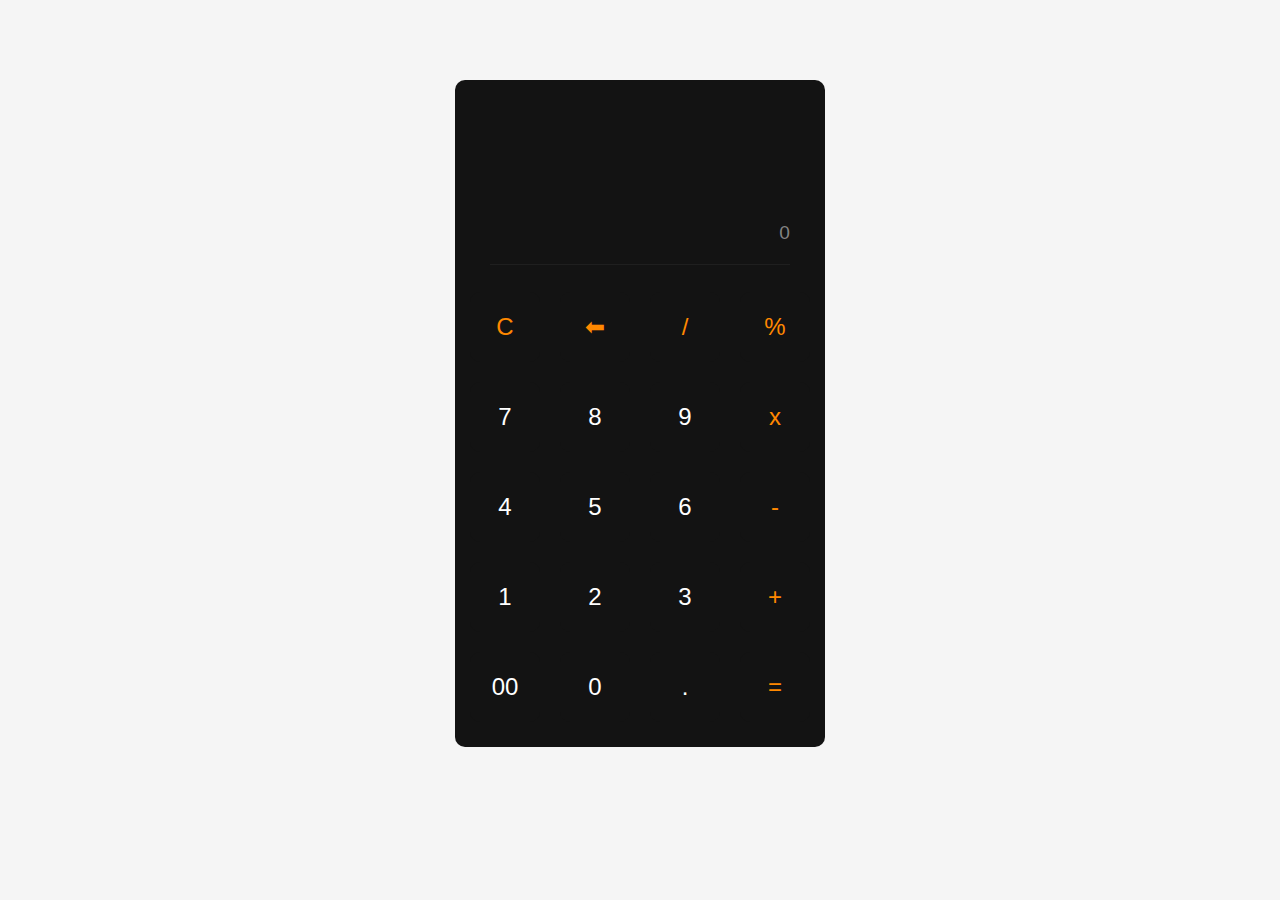
<file: calculator/index.html>
<!DOCTYPE html>
<html lang="en">
    <head>
        <meta charset="UTF-8" />
        <meta http-equiv="X-UA-Compatible" content="IE=edge" />
        <meta name="viewport" content="width=device-width, initial-scale=1.0" />
        <title>Calcualtor :: By Karan Kumar</title>
        <link rel="stylesheet" href="style.css" />
        <script src="script.js" defer></script>
    </head>

    <body>
        <div class="container">
            <section id="Display-area">
                <div class="currentInput"></div>
                <div class="answerScreen">0</div>
            </section>
            <section class="keypad-btns">
                <button type="button" class="fun_btn" id="clear" value="">
                    C
                </button>
                <button type="button" class="fun_btn" id="erase" value="">
                    &#11013;
                </button>
                <button type="button" class="fun_btn" value="/">/</button>
                <button type="button" class="fun_btn" value="%">%</button>
                <button type="button" class="num_btn" value="7">7</button>
                <button type="button" class="num_btn" value="8">8</button>
                <button type="button" class="num_btn" value="9">9</button>
                <button type="button" class="fun_btn" value="*">x</button>
                <button type="button" class="num_btn" value="4">4</button>
                <button type="button" class="num_btn" value="5">5</button>
                <button type="button" class="num_btn" value="6">6</button>
                <button type="button" class="fun_btn" value="-">-</button>
                <button type="button" class="num_btn" value="1">1</button>
                <button type="button" class="num_btn" value="2">2</button>
                <button type="button" class="num_btn" value="3">3</button>
                <button type="button" class="fun_btn" value="+">+</button>
                <button type="button" class="num_btn" value="00">00</button>
                <button type="button" class="num_btn" value="0">0</button>
                <button type="button" class="num_btn" value=".">.</button>
                <button type="button" class="fun_btn" id="evaluate" value="">
                    =
                </button>
            </section>
        </div>
    </body>
</html>
</file>
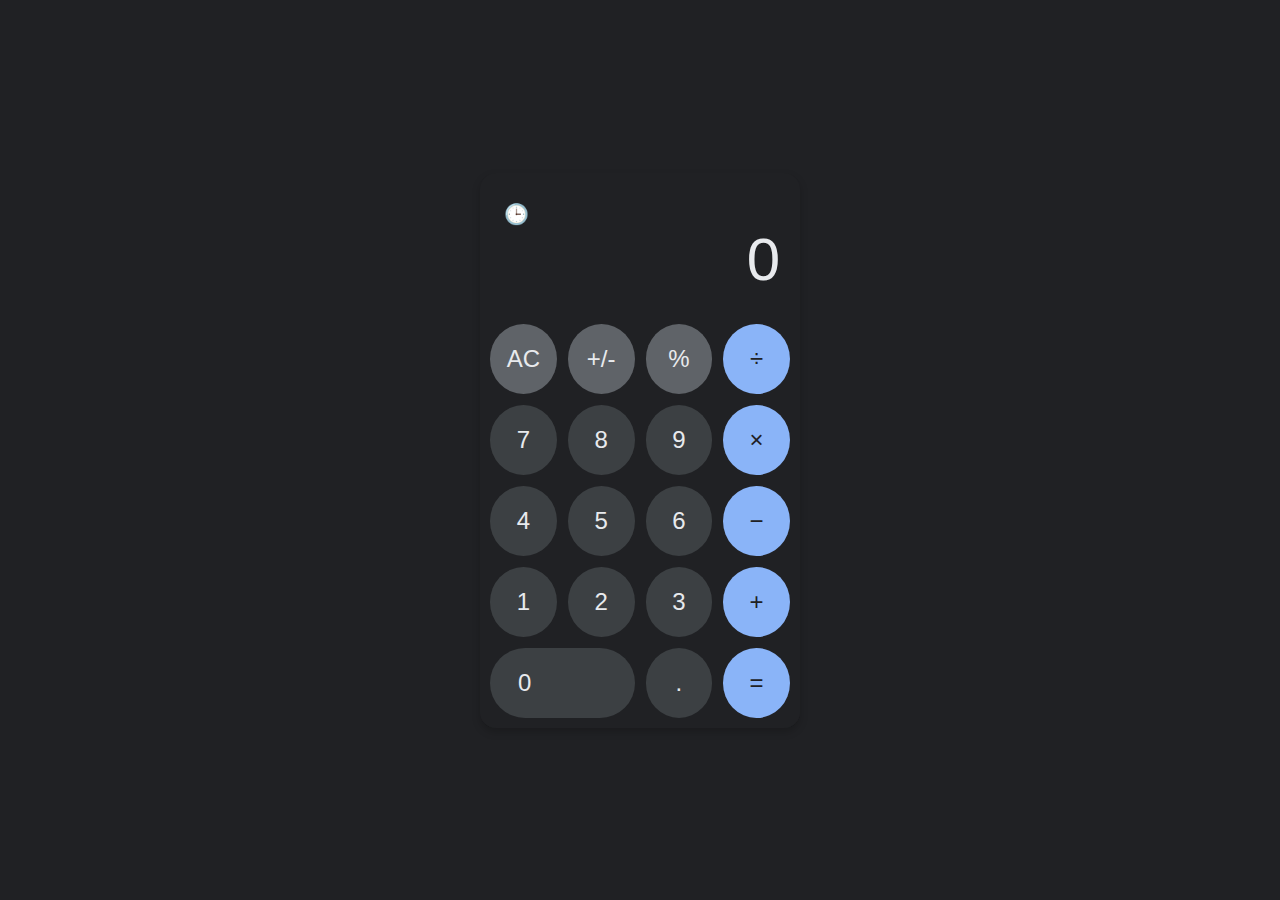
<file: hesapmakinesi/index.html>
<!DOCTYPE html>
<html lang="tr">
<head>
    <meta charset="UTF-8">
    <meta name="viewport" content="width=device-width, initial-scale=1.0">
    <title>Hesap Makinesi</title>
    <link rel="stylesheet" href="style.css">
</head>
<body>

        <div class="calculator">
            <div class="calculator-screen">
                <button class="history-toggle" title="Geçmişi Göster/Gizle">🕒</button>
                <div class="calculator-history"></div>
                <div class="calculator-display">0</div>
            </div>

            <div class="calculator-keys">
                <button class="key--operator" data-action="clear">AC</button>
                <button class="key--operator" data-action="negate">+/-</button>
                <button class="key--operator" data-action="percent">%</button>
                <button class="key--operator" data-action="divide">&divide;</button>

                <button>7</button>
                <button>8</button>
                <button>9</button>
                <button class="key--operator" data-action="multiply">&times;</button>

                <button>4</button>
                <button>5</button>
                <button>6</button>
                <button class="key--operator" data-action="subtract">&minus;</button>

                <button>1</button>
                <button>2</button>
                <button>3</button>
                <button class="key--operator" data-action="add">+</button>

                <button class="key--zero">0</button>
                <button data-action="decimal">.</button>
                <button class="key--operator" data-action="calculate">=</button>
            </div>
        </div>

    <div class="modal-overlay hidden">
        <div class="history-panel">
            <button class="close-history-panel" title="Kapat">&times;</button>
            <h3>Hesaplama Geçmişi</h3>
            <div class="history-log"></div>
            <button class="clear-history">Geçmişi Temizle</button>
        </div>
    </div>

    <script src="script.js"></script>
</body>
</html>
</file>
<file: calculator/style.css>
* {
    font-family: "Segoe UI", Tahoma, Geneva, Verdana, sans-serif;
}

body {
    background-color: #f5f5f5;
    min-height: 90vh;
    display: flex;
    justify-content: center;
    align-items: center;
}

.container {
    background-color: #131313;
    max-width: 300px;
    height: auto;
    display: flex;
    flex-direction: column;
    justify-content: center;
    align-items: center;
    padding: 25px 35px;
    border-radius: 10px;
    user-select: none;
}

#Display-area {
    width: 100%;
    margin: 3vh 0;
    display: grid;
    grid-template-columns: 100%;
    grid-template-rows: repeat(2, minmax(40px, auto));
    word-wrap: break-word;
    padding-bottom: 20px;
    border-bottom: 1px rgba(128, 128, 128, 0.116) solid;
}

#Display-area .currentInput {
    /* display: flex; */
    text-align: right;
    height: 8vh;
    color: white;
    font-size: xx-large;
    line-height: 2;
    word-wrap: break-word;
}

#Display-area .answerScreen {
    text-align: right;
    color: rgba(150, 150, 150, 0.87);
    height: 7px;
    line-height: 3;
    font-size: larger;
}

.keypad-btns {
    display: grid;
    grid: repeat(5, 70px) / repeat(4, 70px);
    grid-row-gap: 20px;
    grid-column-gap: 20px;
}

.keypad-btns button {
    outline: none;
    border: none;
    border-radius: 10px;
    background-color: #131313;
    color: white;
    font-size: x-large;
}

.keypad-btns .fun_btn {
    color: #ff8800;
}

.num_btn:hover,.fun_btn:hover {
    background-color: rgba(29, 29, 29, 0.979);
}

@media only screen and (max-width: 600px) {
    body {
        background-color: #131313;
        align-items: flex-start;
    }
}
</file>
<file: hesapmakinesi/style.css>
html {
    font-size: 62.5%;
    box-sizing: border-box;
}

*, *::before, *::after {
    box-sizing: inherit;
}

body {
    font-family: Arial, sans-serif;
    margin: 0;
    display: flex;
    justify-content: center;
    align-items: center;
    min-height: 100vh;
    background-color: #202124;
}

.calculator {
    width: 100%;
    max-width: 320px;
    border-radius: 16px;
    overflow: hidden;
    background-color: #202124;
    box-shadow: 0 4px 8px rgba(0, 0, 0, 0.2);
}

.calculator-screen {
    padding: 2rem 2rem 1rem;
    position: relative; /* For positioning the toggle button */
}

.calculator-history {
    min-height: 32px; /* İçerik yokken bile yer kaplaması için */
    color: #9aa0a6;
    font-size: 2rem;
    text-align: right;
    overflow-x: auto;
    white-space: nowrap;
    padding-right: 0.5rem; /* Ekranla hizalamak için küçük ayar */
}

.calculator-display {
    background-color: #202124;
    color: #e8eaed;
    font-size: 6rem;
    text-align: right;
    width: 100%;
    overflow-x: auto;
    white-space: nowrap;
    font-weight: 300;
    padding-bottom: 1rem;
}

.calculator-keys {
    display: grid;
    grid-template-columns: repeat(4, 1fr);
    gap: 1px;
    background-color: #202124;
    padding: 0.5rem;
}

button {
    height: 70px;
    border-radius: 50%;
    border: none;
    font-size: 2.4rem;
    color: #e8eaed;
    background-color: #3c4043;
    margin: 0.5rem;
    cursor: pointer;
    outline: none;
    display: flex;
    justify-content: center;
    align-items: center;
    transition: background-color 0.2s;
}

button:hover {
    background-color: #4a4e52;
}

button:active {
    background-color: #5e6368;
}

.key--operator {
    background-color: #8ab4f8;
    color: #202124;
}

.key--operator:hover {
    background-color: #a3c5f9;
}

.key--operator:active {
    background-color: #5e97f6;
}

.key--operator[data-action="clear"],
.key--operator[data-action="negate"],
.key--operator[data-action="percent"] {
    background-color: #5f6368;
    color: #e8eaed;
}

.key--operator[data-action="clear"]:hover,
.key--operator[data-action="negate"]:hover,
.key--operator[data-action="percent"]:hover {
    background-color: #70757a;
}

.key--operator[data-action="calculate"] {
    background-color: #8ab4f8;
    color: #202124;
}

.key--zero {
    grid-column: span 2;
    border-radius: 35px; /* height / 2 */
    justify-content: flex-start;
    padding-left: 28px;
}

.history-toggle {
    position: absolute;
    top: 2.5rem;
    left: 2rem;
    /* override default button styles */
    height: 32px;
    width: 32px;
    border-radius: 50%;
    background-color: transparent;
    border: none;
    color: #9aa0a6;
    font-size: 2rem;
    margin: 0;
    padding: 0;
    display: flex;
    align-items: center;
    justify-content: center;
}

.history-toggle:hover {
    background-color: #3c4043; /* a subtle hover effect */
    color: #e8eaed;
}

.history-toggle:active {
    background-color: #4a4e52;
}

.modal-overlay {
    position: fixed;
    top: 0;
    left: 0;
    width: 100%;
    height: 100%;
    background-color: rgba(0, 0, 0, 0.6);
    display: flex;
    justify-content: center;
    align-items: center;
    z-index: 1000;
}

.modal-overlay.hidden {
    display: none;
}

.history-panel {
    background-color: #3c4043;
    color: #e8eaed;
    padding: 1.5rem;
    border-radius: 8px;
    width: 280px;
    height: 480px;
    display: flex;
    flex-direction: column;
    position: relative;
    box-shadow: 0 5px 15px rgba(0,0,0,0.3);
}

.close-history-panel {
    position: absolute;
    top: 10px;
    right: 15px;
    /* Reset button styles */
    background: transparent;
    border: none;
    font-size: 3rem;
    color: #9aa0a6;
    cursor: pointer;
    padding: 0;
    margin: 0;
    height: auto;
    width: auto;
    line-height: 1;
}

.close-history-panel:hover {
    color: #e8eaed;
    background: transparent;
}

.history-panel h3 {
    margin: 0 0 1rem 0;
    font-size: 1.8rem;
    font-weight: 500;
    border-bottom: 1px solid #5f6368;
    padding-bottom: 1rem;
}

.history-log {
    flex-grow: 1;
    overflow-y: auto;
    font-size: 1.6rem;
    color: #bdc1c6;
}

.history-log div {
    padding: 0.8rem 0.4rem;
}

.clear-history {
    background-color: #5f6368;
    border-radius: 8px;
    height: auto;
    padding: 1rem;
    margin: 1rem 0 0 0;
}
</file>
